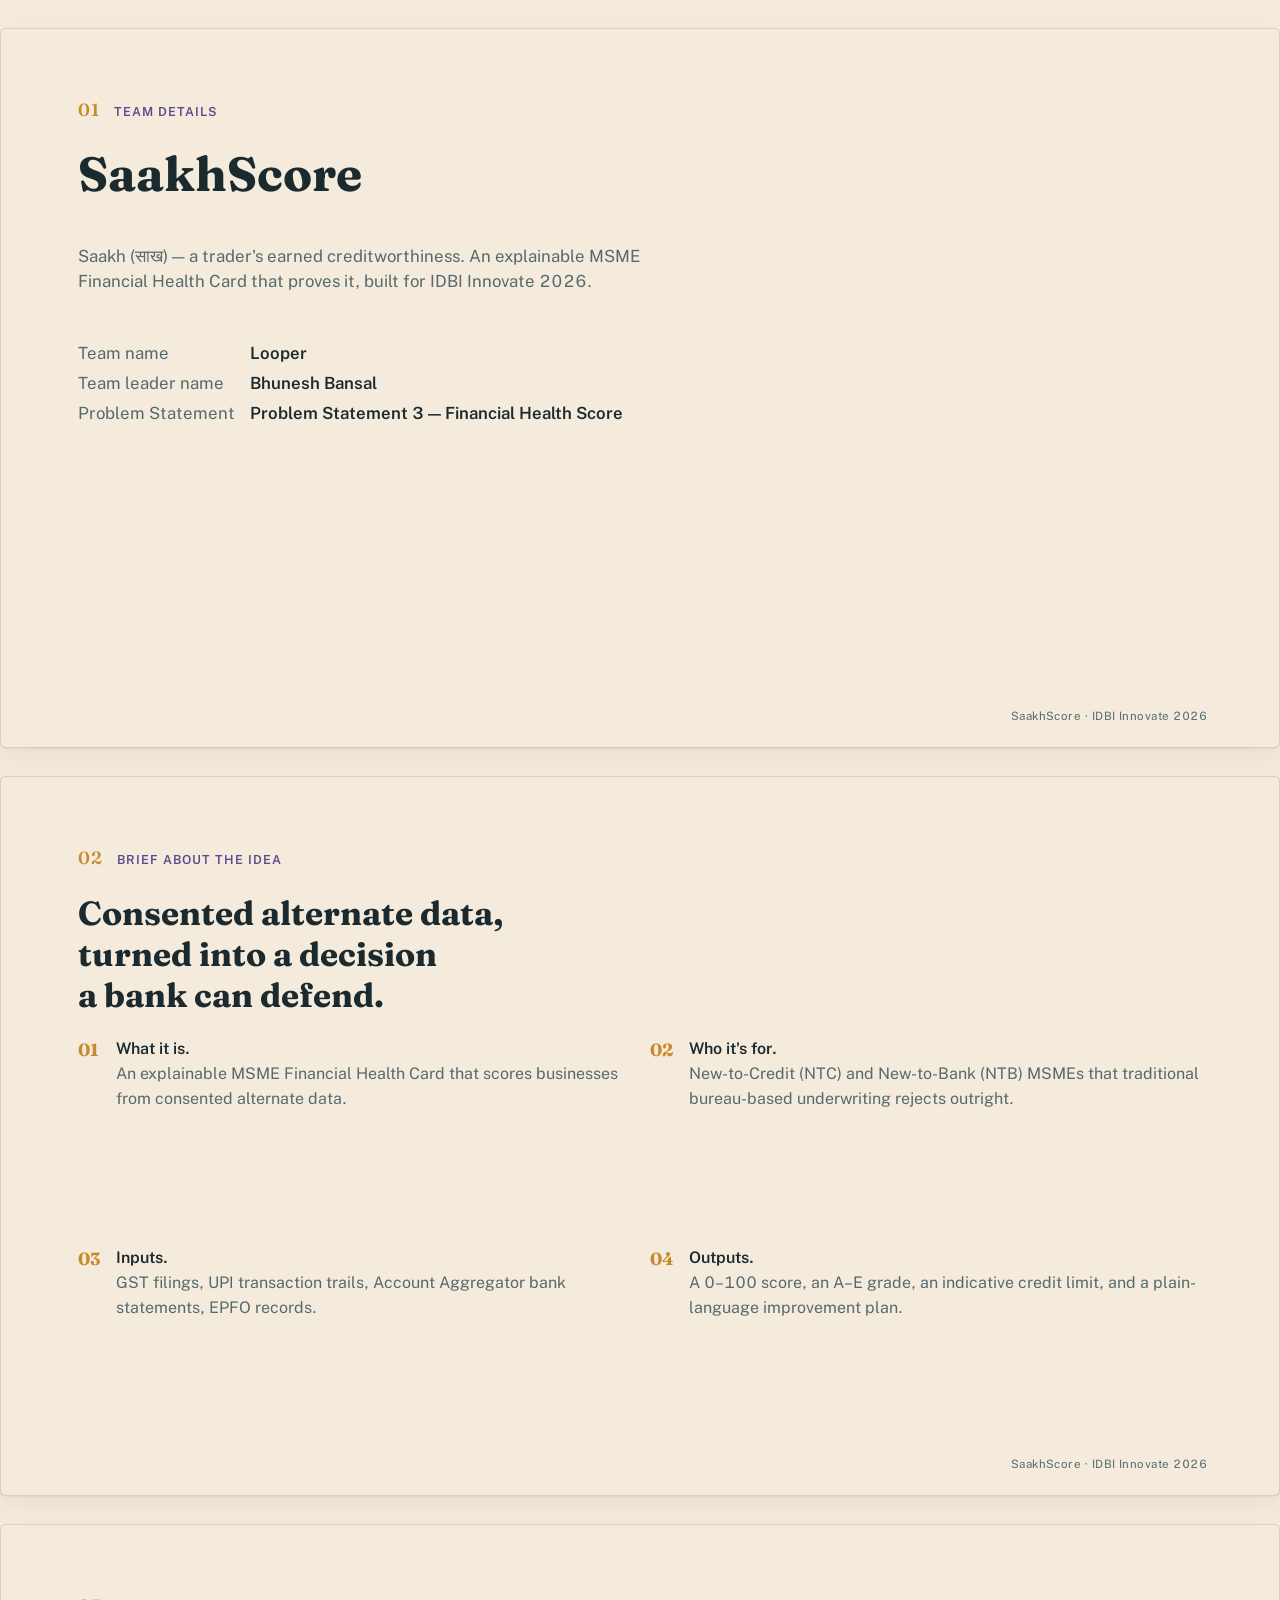
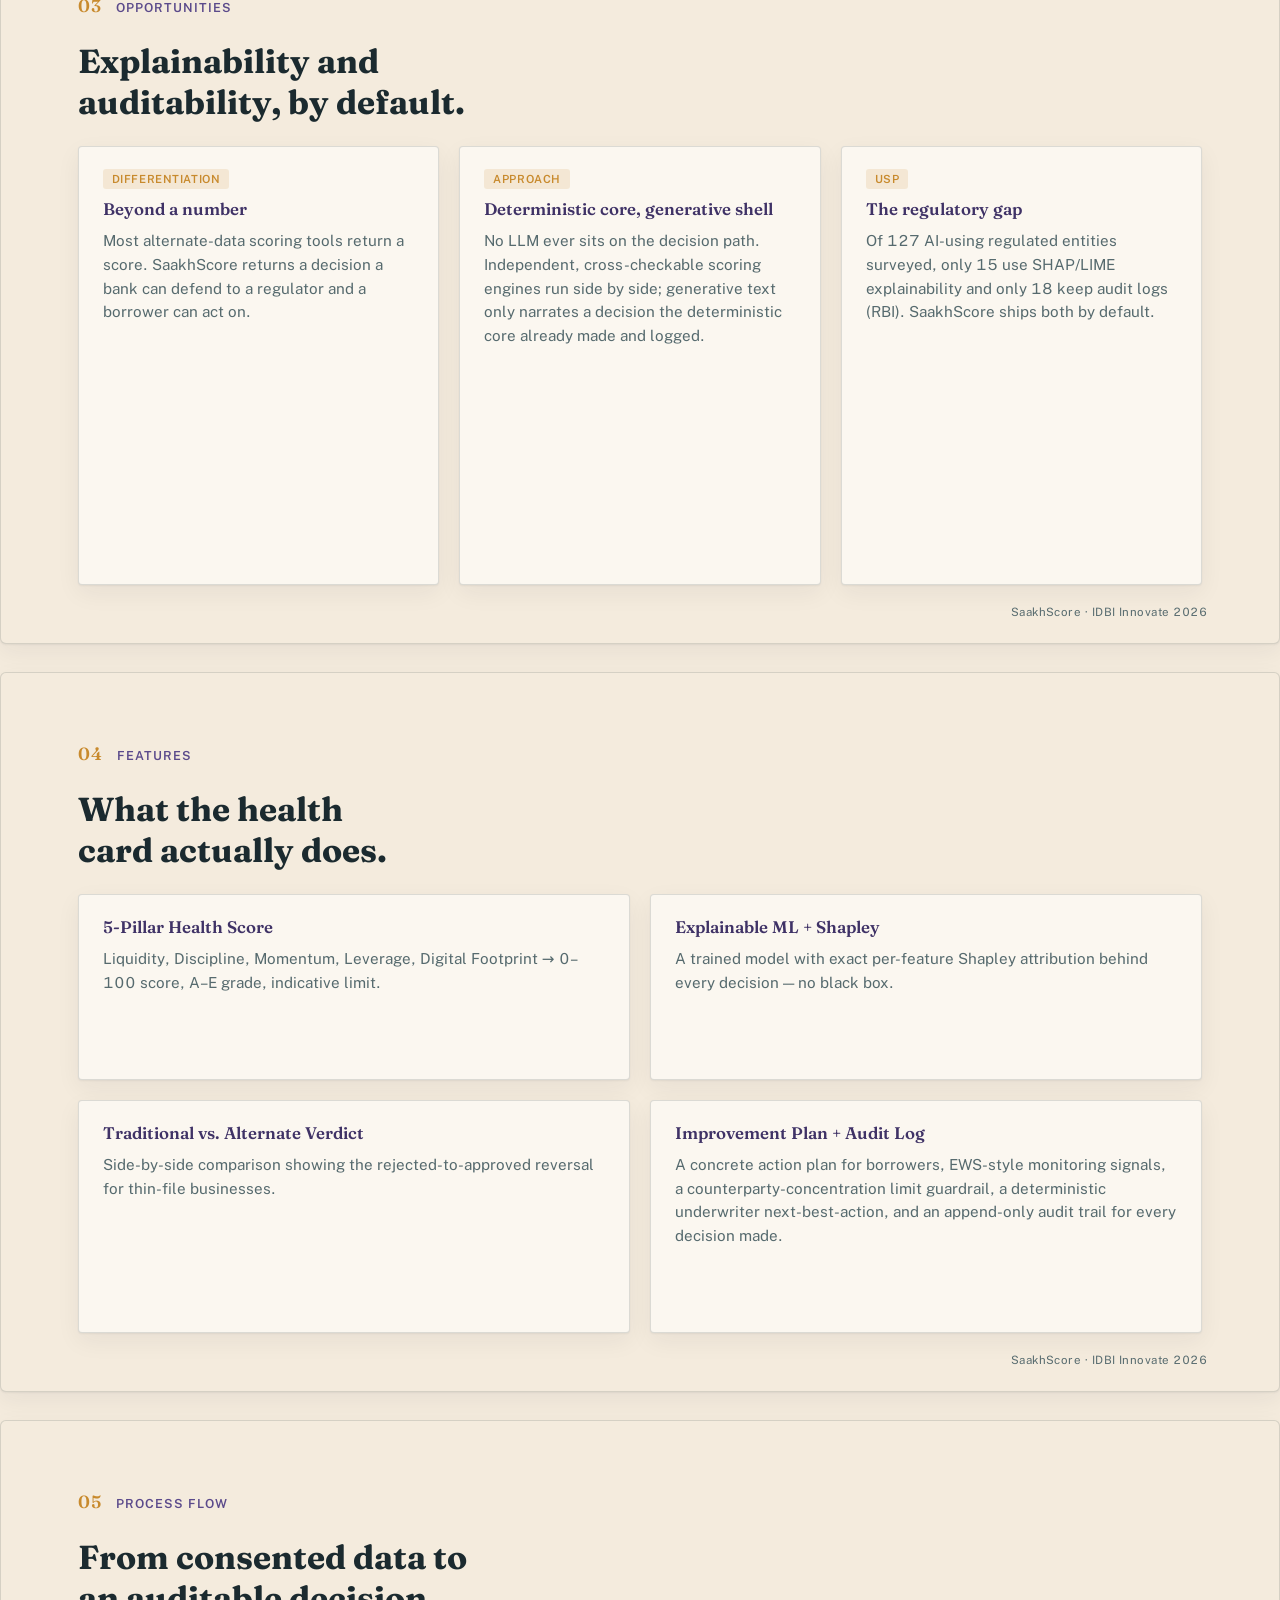
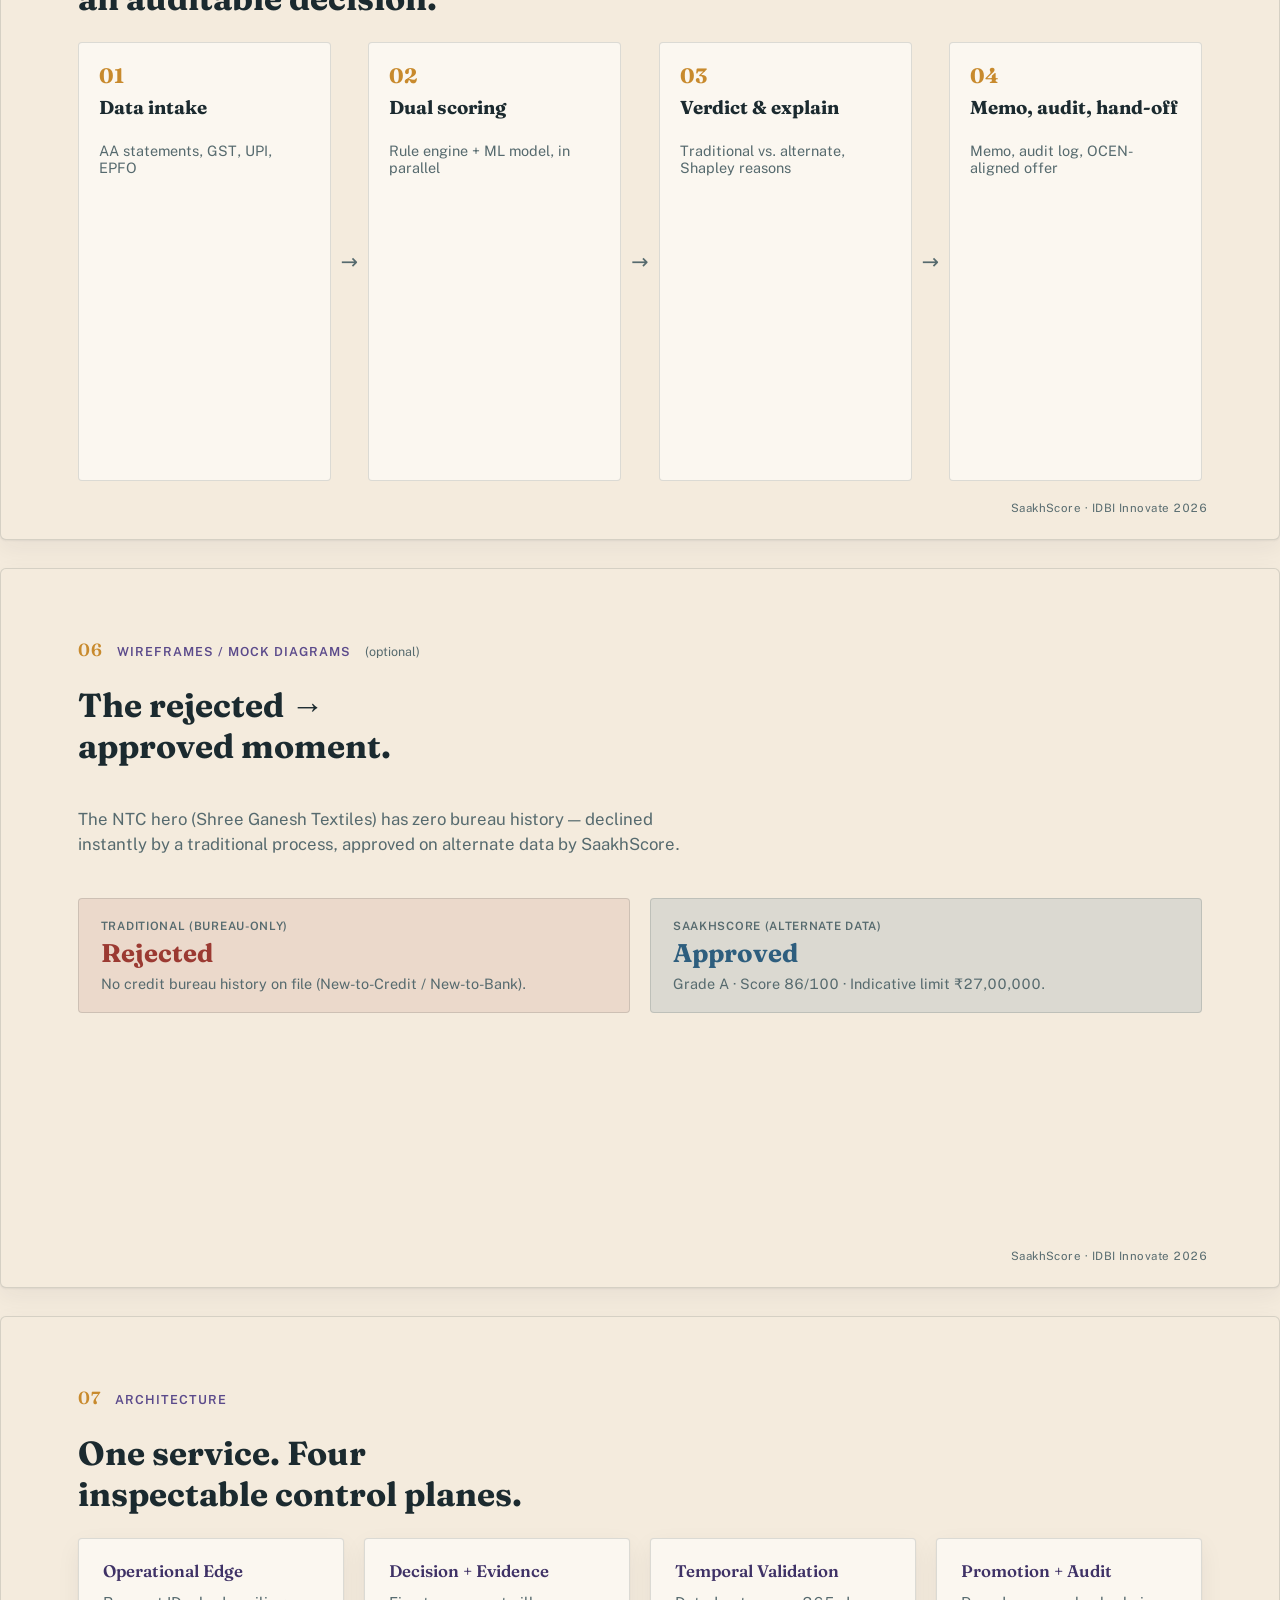
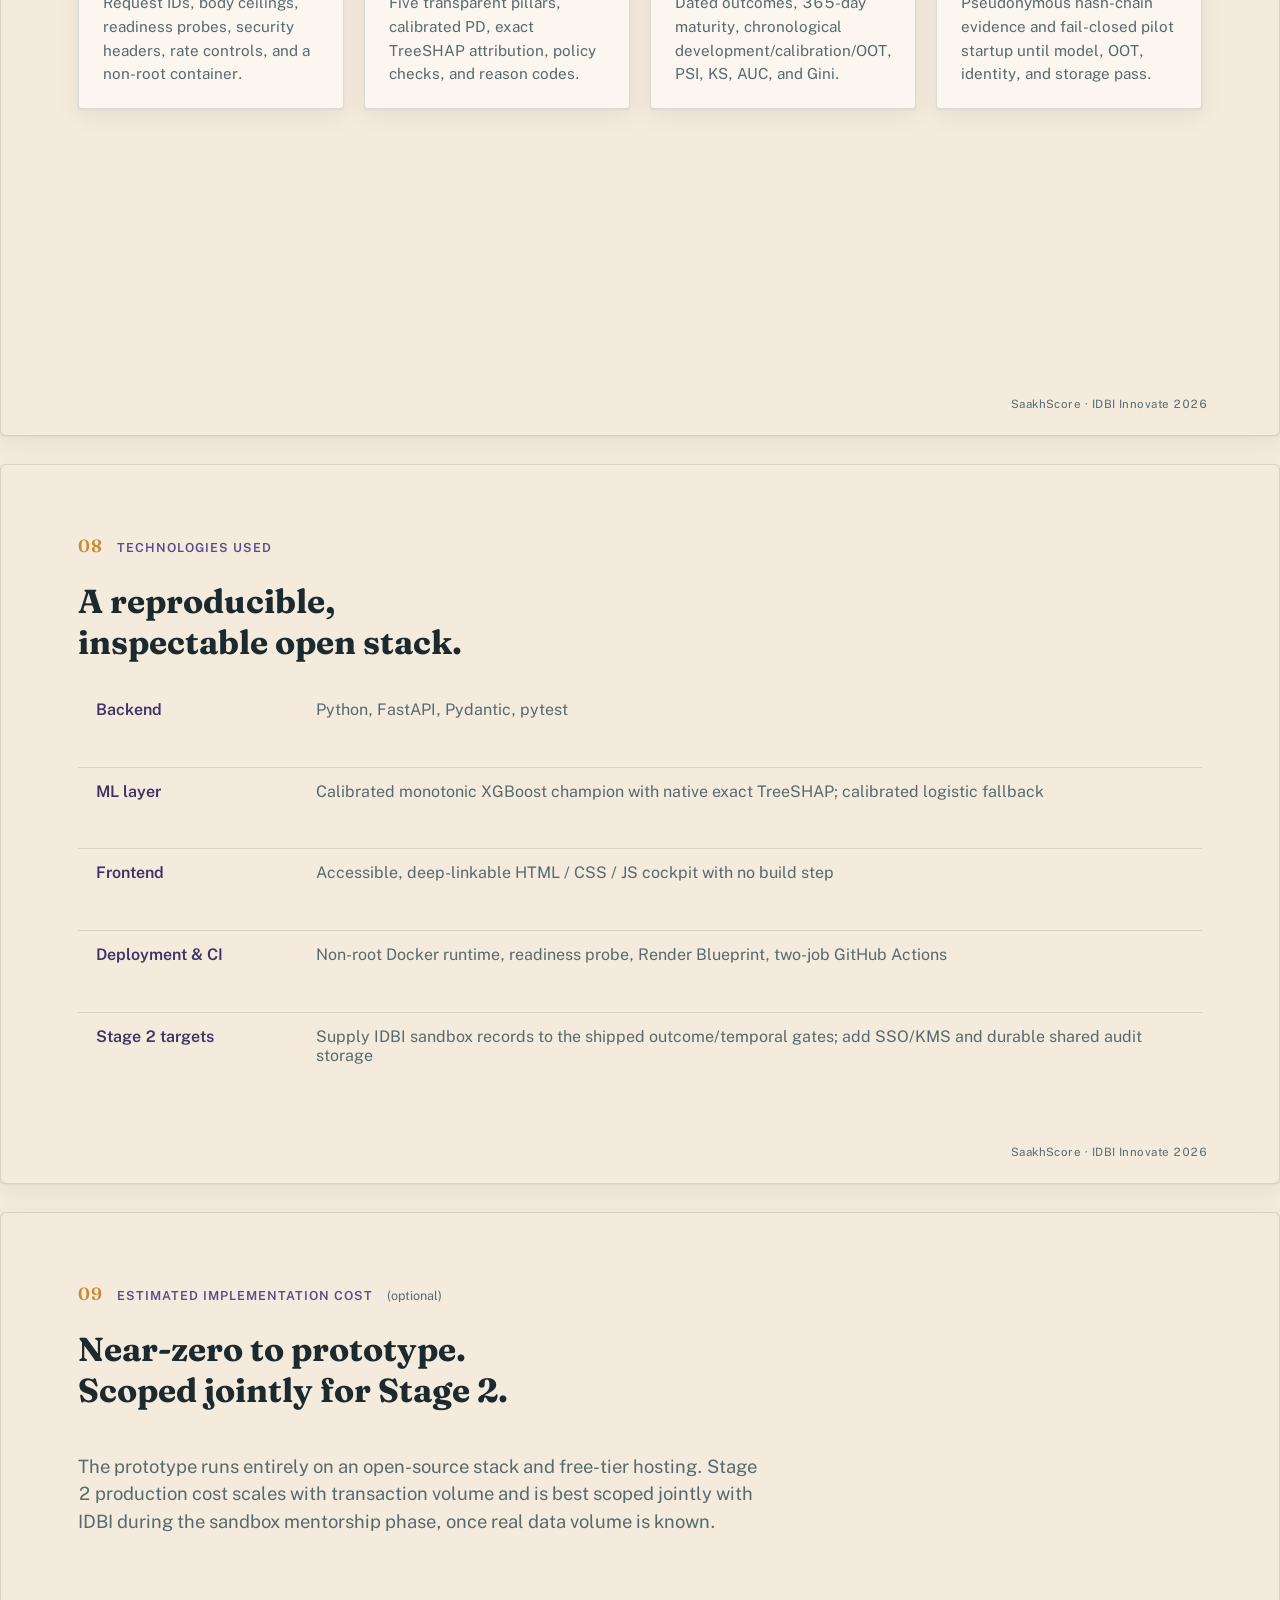
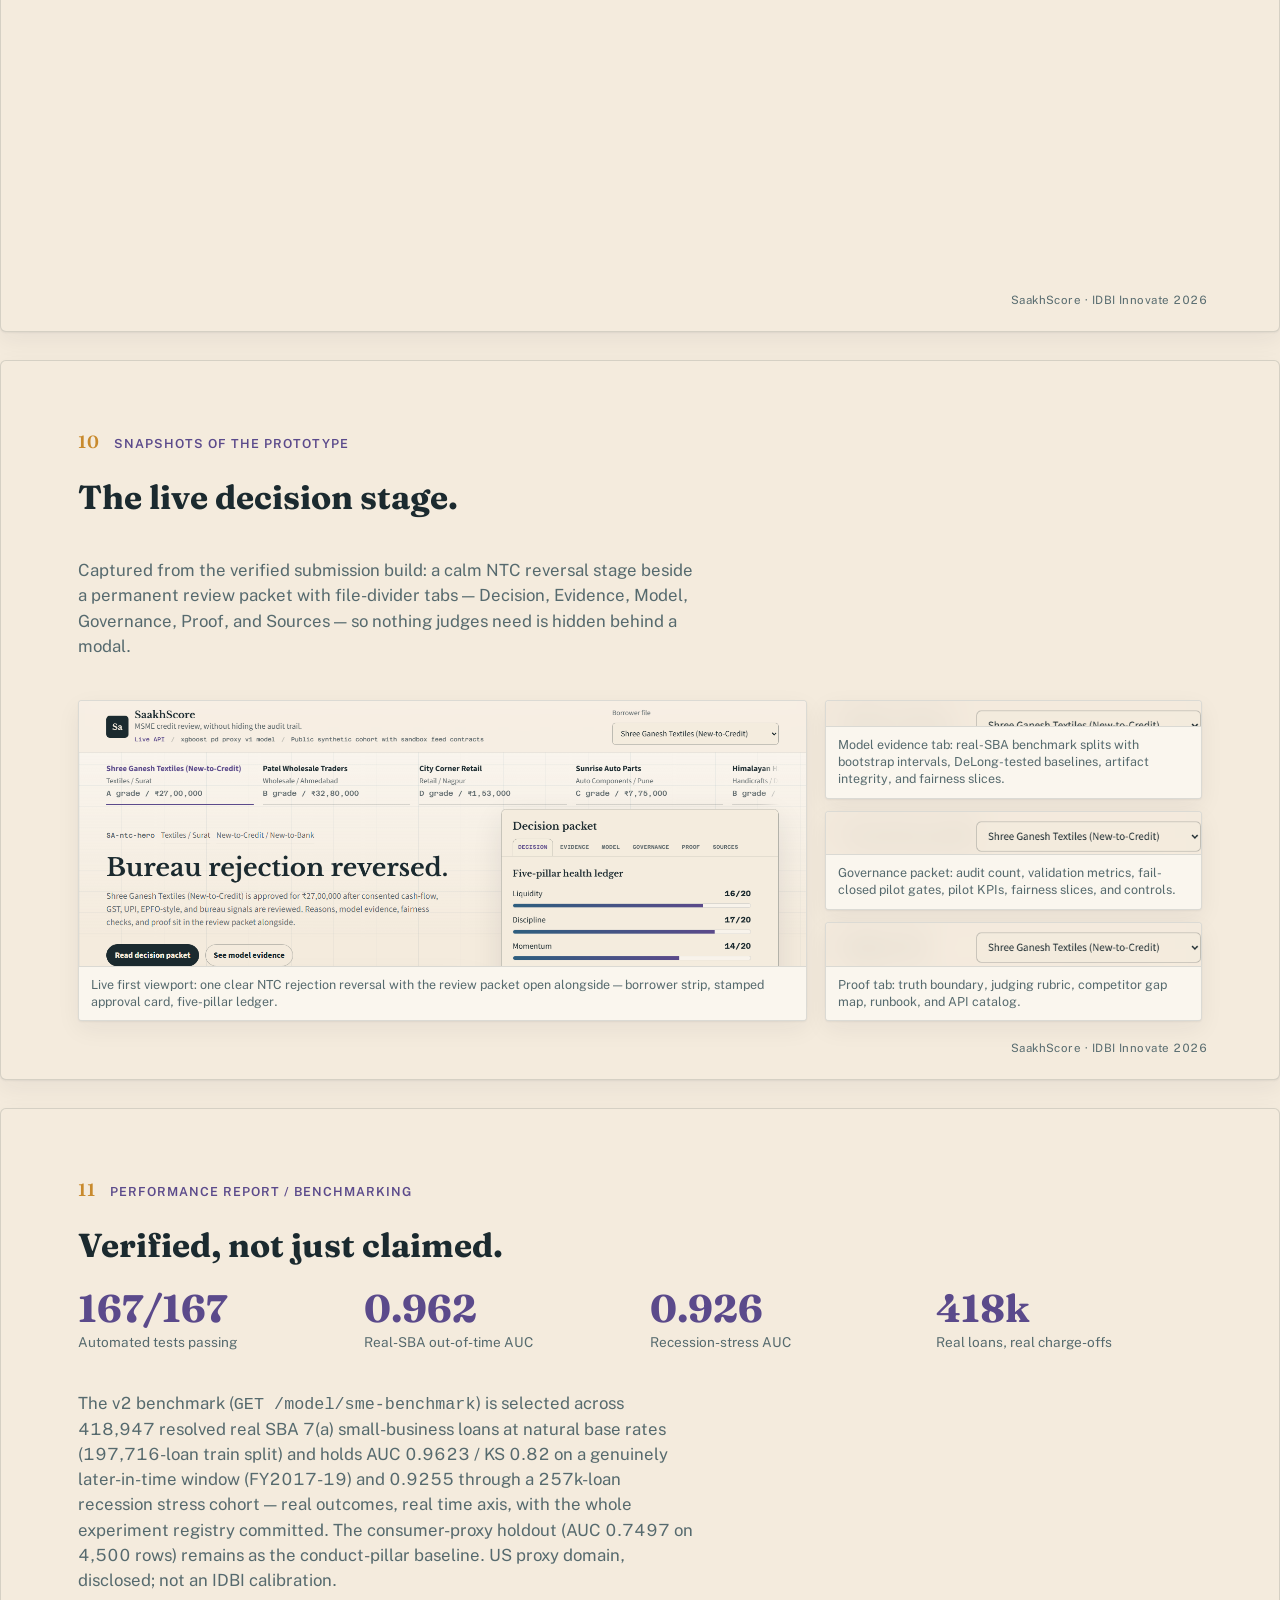
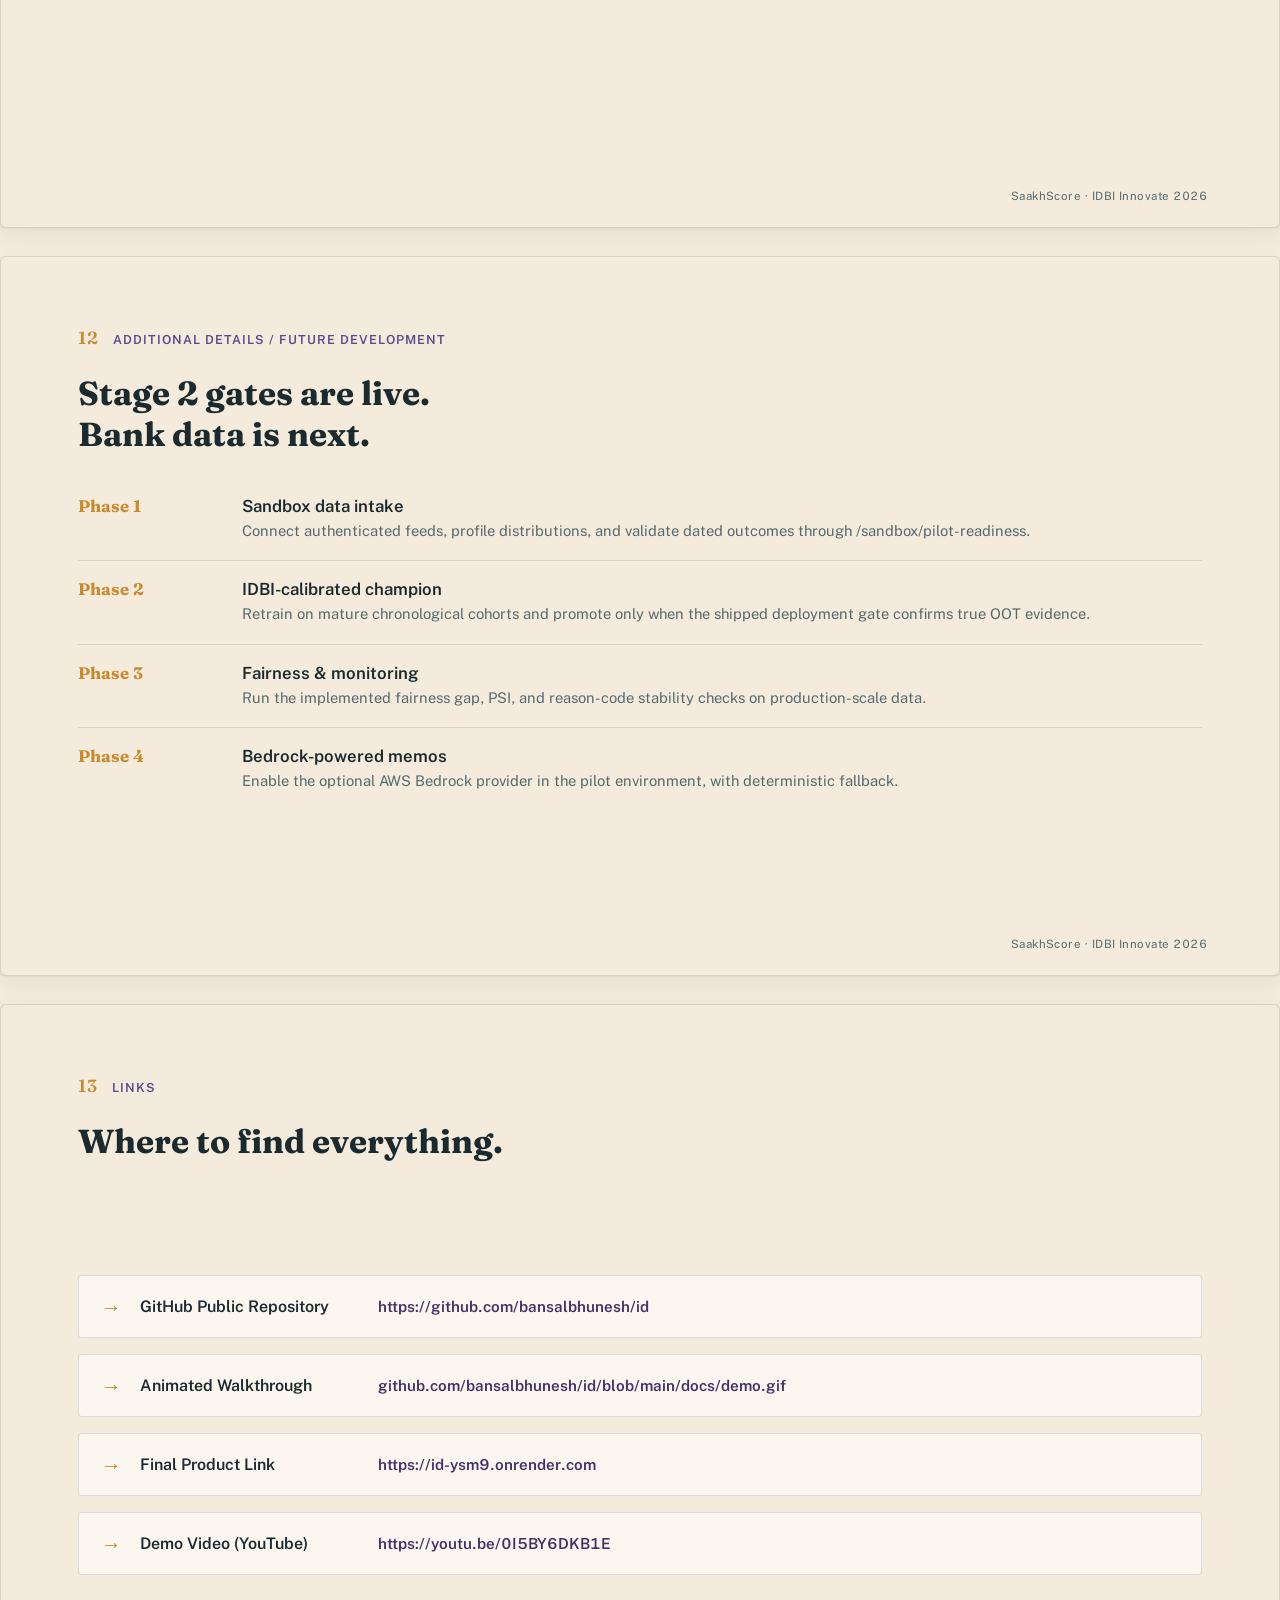
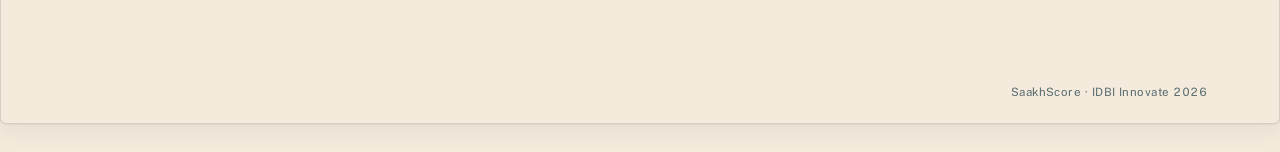
<file: docs/deck/index.html>
<!doctype html>
<html lang="en">
<head>
<meta charset="utf-8" />
<title>SaakhScore — IDBI Innovate 2026 Submission Deck</title>
<style>
@font-face {
  font-family: 'Fraunces';
  font-weight: 600 700;
  font-style: normal;
  font-display: swap;
  src: url([data-uri]) format('woff2');
}
@font-face {
  font-family: 'Public Sans';
  font-weight: 400 600;
  font-style: normal;
  font-display: swap;
  src: url([data-uri]) format('woff2');
}

:root {
  --bg: #f4ebdd;
  --bg-panel: #fbf7f0;
  --ink: #1b2a2f;
  --ink-muted: #566a6e;
  --line: rgba(27,42,47,0.14);
  --brand: #5b4a8b;
  --brand-ink: #3f3266;
  --accent: #c88a2d;
  --accent-soft: rgba(200,138,45,0.14);
  --good: #2e5e7e;
  --good-soft: rgba(46,94,126,0.12);
  --bad: #9b3a32;
  --bad-soft: rgba(155,58,50,0.10);
  --shadow: 0 1px 2px rgba(27,42,47,0.06), 0 8px 24px rgba(27,42,47,0.06);
}

@media (prefers-color-scheme: dark) {
  :root {
    --bg: #0b1d1f;
    --bg-panel: #12292c;
    --ink: #eaf2f0;
    --ink-muted: #9fb6b1;
    --line: rgba(234,242,240,0.14);
    --brand: #4fa599;
    --brand-ink: #bfe4de;
    --accent: #e0a94f;
    --accent-soft: rgba(224,169,79,0.16);
    --good: #5fbf95;
    --good-soft: rgba(95,191,149,0.14);
    --bad: #e27c7c;
    --bad-soft: rgba(226,124,124,0.12);
    --shadow: 0 1px 2px rgba(0,0,0,0.3), 0 8px 24px rgba(0,0,0,0.3);
  }
}
:root[data-theme="dark"] {
  --bg: #0b1d1f; --bg-panel: #12292c; --ink: #eaf2f0; --ink-muted: #9fb6b1;
  --line: rgba(234,242,240,0.14); --brand: #4fa599; --brand-ink: #bfe4de;
  --accent: #e0a94f; --accent-soft: rgba(224,169,79,0.16);
  --good: #5fbf95; --good-soft: rgba(95,191,149,0.14);
  --bad: #e27c7c; --bad-soft: rgba(226,124,124,0.12);
  --shadow: 0 1px 2px rgba(0,0,0,0.3), 0 8px 24px rgba(0,0,0,0.3);
}
:root[data-theme="light"] {
  --bg: #f4ebdd; --bg-panel: #fbf7f0; --ink: #1b2a2f; --ink-muted: #566a6e;
  --line: rgba(27,42,47,0.14); --brand: #5b4a8b; --brand-ink: #3f3266;
  --accent: #c88a2d; --accent-soft: rgba(200,138,45,0.14);
  --good: #2e5e7e; --good-soft: rgba(46,94,126,0.12);
  --bad: #9b3a32; --bad-soft: rgba(155,58,50,0.10);
  --shadow: 0 1px 2px rgba(27,42,47,0.06), 0 8px 24px rgba(27,42,47,0.06);
}

* { box-sizing: border-box; }
html, body { margin: 0; padding: 0; }
body {
  background: var(--bg);
  color: var(--ink);
  font-family: 'Public Sans', system-ui, sans-serif;
  font-variant-numeric: tabular-nums;
}
h1, h2, h3 { font-family: 'Fraunces', Georgia, serif; text-wrap: balance; margin: 0; }

.deck {
  max-width: 1280px;
  margin: 0 auto;
  display: flex;
  flex-direction: column;
  gap: 28px;
  padding: 28px 0;
}

.slide {
  position: relative;
  aspect-ratio: 16 / 9;
  width: 100%;
  padding: 5.5% 6% 4.5%;
  border: 1px solid var(--line);
  border-radius: 6px;
  background: var(--bg);
  box-shadow: var(--shadow);
  display: flex;
  flex-direction: column;
  gap: 24px;
  overflow: hidden;
}

.eyebrow {
  display: flex;
  align-items: baseline;
  gap: 14px;
  font-size: 0.78rem;
  font-weight: 600;
  letter-spacing: 0.08em;
  text-transform: uppercase;
  color: var(--brand);
}
.eyebrow .num { font-family: 'Fraunces', serif; font-size: 1.1rem; color: var(--accent); }

.slide h2 {
  font-size: clamp(1.7rem, 2.6vw, 2.35rem);
  font-weight: 700;
  color: var(--ink);
  max-width: 22ch;
}
.slide .kicker {
  font-size: 1.05rem;
  color: var(--ink-muted);
  max-width: 62ch;
  line-height: 1.5;
}

.grid {
  display: grid;
  gap: 20px;
  flex: 1;
  min-height: 0;
}
.grid.cols-2 { grid-template-columns: repeat(2, minmax(0, 1fr)); }
.grid.cols-3 { grid-template-columns: repeat(3, minmax(0, 1fr)); }
.grid.cols-4 { grid-template-columns: repeat(4, minmax(0, 1fr)); }

.card {
  min-width: 0;
  background: var(--bg-panel);
  border: 1px solid var(--line);
  border-radius: 4px;
  padding: 22px 24px;
  box-shadow: var(--shadow);
  display: flex;
  flex-direction: column;
  gap: 10px;
}
.card h3 { font-size: 1.05rem; font-weight: 600; color: var(--brand-ink); }
.card p { margin: 0; color: var(--ink-muted); line-height: 1.55; font-size: 0.95rem; }
.card .tag {
  align-self: flex-start;
  font-size: 0.7rem;
  font-weight: 600;
  letter-spacing: 0.05em;
  text-transform: uppercase;
  color: var(--accent);
  background: var(--accent-soft);
  padding: 3px 9px;
  border-radius: 3px;
}

.verdict-row { display: grid; grid-template-columns: 1fr 1fr; gap: 20px; }
.verdict {
  border-radius: 4px;
  padding: 20px 22px;
  border: 1px solid var(--line);
}
.verdict.bad { background: var(--bad-soft); }
.verdict.good { background: var(--good-soft); }
.verdict .label { font-size: 0.72rem; font-weight: 600; letter-spacing: 0.06em; text-transform: uppercase; color: var(--ink-muted); }
.verdict .decision { font-family: 'Fraunces', serif; font-size: 1.6rem; font-weight: 700; margin-top: 4px; }
.verdict.bad .decision { color: var(--bad); }
.verdict.good .decision { color: var(--good); }
.verdict .reason { margin-top: 6px; color: var(--ink-muted); font-size: 0.9rem; }

.stat-row { display: grid; grid-template-columns: repeat(4, minmax(0, 1fr)); gap: 20px; }
.stat { text-align: left; min-width: 0; }
.stat .value { font-family: 'Fraunces', serif; font-size: 2.4rem; font-weight: 700; color: var(--brand); line-height: 1; }
.stat .label { margin-top: 6px; font-size: 0.85rem; color: var(--ink-muted); }

.flow { display: flex; align-items: stretch; gap: 0; flex: 1; min-width: 0; }
.flow-step {
  flex: 1;
  min-width: 0;
  background: var(--bg-panel);
  border: 1px solid var(--line);
  border-radius: 4px;
  padding: 20px;
  display: flex;
  flex-direction: column;
  gap: 8px;
}
.flow-step .step-num { font-family: 'Fraunces', serif; color: var(--accent); font-size: 1.3rem; font-weight: 700; }
.flow-arrow { display: flex; align-items: center; padding: 0 10px; color: var(--ink-muted); font-size: 1.3rem; flex: 0 0 auto; }

.roadmap { display: flex; flex-direction: column; gap: 0; flex: 1; min-width: 0; }
.phase {
  display: grid;
  grid-template-columns: 140px minmax(0, 1fr);
  gap: 24px;
  padding: 18px 0;
  border-top: 1px solid var(--line);
}
.phase:first-child { border-top: none; }
.phase .period { font-family: 'Fraunces', serif; font-weight: 700; color: var(--accent); font-size: 1.05rem; }
.phase h4 { margin: 0 0 4px; font-size: 1.05rem; font-weight: 600; }
.phase p { margin: 0; color: var(--ink-muted); font-size: 0.92rem; line-height: 1.5; }

.links-list { display: flex; flex-direction: column; gap: 16px; flex: 1; justify-content: center; }
.link-row {
  display: flex;
  align-items: center;
  gap: 18px;
  padding: 18px 22px;
  background: var(--bg-panel);
  border: 1px solid var(--line);
  border-radius: 4px;
}
.link-row .icon { font-family: 'Fraunces', serif; color: var(--accent); font-size: 1.3rem; }
.link-row .link-label { font-weight: 600; min-width: 220px; }
.link-row .link-value { color: var(--ink-muted); font-size: 0.95rem; }
.link-row .link-value a { color: inherit; text-decoration: none; }
.link-row .link-value.ready { color: var(--brand-ink); font-weight: 600; }

.snapshot-grid {
  display: grid;
  grid-template-columns: minmax(0, 1.45fr) minmax(260px, 0.75fr);
  gap: 18px;
  flex: 1;
  min-height: 0;
}
.shot-stack {
  display: grid;
  grid-template-rows: repeat(3, 1fr);
  gap: 12px;
  min-height: 0;
}
.shot-frame {
  margin: 0;
  min-width: 0;
  min-height: 0;
  background: var(--bg-panel);
  border: 1px solid var(--line);
  border-radius: 4px;
  box-shadow: var(--shadow);
  overflow: hidden;
  display: flex;
  flex-direction: column;
}
.shot-frame img {
  width: 100%;
  min-height: 0;
  flex: 1;
  object-fit: cover;
  object-position: top left;
  display: block;
}
.shot-frame.featured img { aspect-ratio: 16 / 9; }
.shot-caption {
  border-top: 1px solid var(--line);
  padding: 10px 12px;
  color: var(--ink-muted);
  font-size: 0.78rem;
  line-height: 1.35;
  background: color-mix(in oklch, var(--bg-panel) 88%, var(--bg));
}

.brief-item { display: flex; gap: 14px; min-width: 0; }
.brief-item > div { min-width: 0; }
.brief-item .idx { font-family: 'Fraunces', serif; color: var(--accent); font-weight: 700; font-size: 1.1rem; min-width: 1.4em; }
.brief-item div p { margin: 4px 0 0; color: var(--ink-muted); line-height: 1.55; }
.brief-item div strong { color: var(--ink); }

.team-block { display: flex; flex-direction: column; gap: 10px; margin-top: 8px; }
.team-block .row { display: flex; gap: 12px; font-size: 1.05rem; }
.team-block .row .k { color: var(--ink-muted); min-width: 160px; }
.team-block .row .v { font-weight: 600; }

table.tech-table { width: 100%; border-collapse: collapse; flex: 1; }
table.tech-table td { padding: 14px 18px; border-top: 1px solid var(--line); vertical-align: top; }
table.tech-table tr:first-child td { border-top: none; }
table.tech-table td:first-child { font-weight: 600; width: 220px; color: var(--brand-ink); }
table.tech-table td:last-child { color: var(--ink-muted); }

.footer-mark {
  position: absolute;
  bottom: 24px;
  right: 72px;
  font-size: 0.72rem;
  color: var(--ink-muted);
  letter-spacing: 0.04em;
}

@media print {
  body { background: white; }
  .deck { gap: 0; padding: 0; max-width: none; }
  .slide {
    aspect-ratio: auto;
    height: 720px;
    width: 1280px;
    border: none;
    border-radius: 0;
    box-shadow: none;
    page-break-after: always;
  }
  @page { size: 1280px 720px; margin: 0; }
}
</style>
</head>
<body>
<div class="deck">

  <section class="slide">
    <div class="eyebrow"><span class="num">01</span> Team Details</div>
    <h2 style="font-size:3rem;">SaakhScore</h2>
    <p class="kicker">Saakh (साख) — a trader's earned creditworthiness. An explainable MSME Financial Health Card that proves it, built for IDBI Innovate 2026.</p>
    <div class="team-block">
      <div class="row"><span class="k">Team name</span><span class="v">Looper</span></div>
      <div class="row"><span class="k">Team leader name</span><span class="v">Bhunesh Bansal</span></div>
      <div class="row"><span class="k">Problem Statement</span><span class="v">Problem Statement 3 — Financial Health Score</span></div>
    </div>
    <div class="footer-mark">SaakhScore · IDBI Innovate 2026</div>
  </section>

  <section class="slide">
    <div class="eyebrow"><span class="num">02</span> Brief About The Idea</div>
    <h2>Consented alternate data, turned into a decision a bank can defend.</h2>
    <div class="grid cols-2" style="align-items:start;">
      <div class="brief-item"><span class="idx">01</span><div><strong>What it is.</strong><p>An explainable MSME Financial Health Card that scores businesses from consented alternate data.</p></div></div>
      <div class="brief-item"><span class="idx">02</span><div><strong>Who it's for.</strong><p>New-to-Credit (NTC) and New-to-Bank (NTB) MSMEs that traditional bureau-based underwriting rejects outright.</p></div></div>
      <div class="brief-item"><span class="idx">03</span><div><strong>Inputs.</strong><p>GST filings, UPI transaction trails, Account Aggregator bank statements, EPFO records.</p></div></div>
      <div class="brief-item"><span class="idx">04</span><div><strong>Outputs.</strong><p>A 0–100 score, an A–E grade, an indicative credit limit, and a plain-language improvement plan.</p></div></div>
    </div>
    <div class="footer-mark">SaakhScore · IDBI Innovate 2026</div>
  </section>

  <section class="slide">
    <div class="eyebrow"><span class="num">03</span> Opportunities</div>
    <h2>Explainability and auditability, by default.</h2>
    <div class="grid cols-3">
      <div class="card"><span class="tag">Differentiation</span><h3>Beyond a number</h3><p>Most alternate-data scoring tools return a score. SaakhScore returns a decision a bank can defend to a regulator and a borrower can act on.</p></div>
      <div class="card"><span class="tag">Approach</span><h3>Deterministic core, generative shell</h3><p>No LLM ever sits on the decision path. Independent, cross-checkable scoring engines run side by side; generative text only narrates a decision the deterministic core already made and logged.</p></div>
      <div class="card"><span class="tag">USP</span><h3>The regulatory gap</h3><p>Of 127 AI-using regulated entities surveyed, only 15 use SHAP/LIME explainability and only 18 keep audit logs (RBI). SaakhScore ships both by default.</p></div>
    </div>
    <div class="footer-mark">SaakhScore · IDBI Innovate 2026</div>
  </section>

  <section class="slide">
    <div class="eyebrow"><span class="num">04</span> Features</div>
    <h2>What the health card actually does.</h2>
    <div class="grid cols-2">
      <div class="card"><h3>5-Pillar Health Score</h3><p>Liquidity, Discipline, Momentum, Leverage, Digital Footprint → 0–100 score, A–E grade, indicative limit.</p></div>
      <div class="card"><h3>Explainable ML + Shapley</h3><p>A trained model with exact per-feature Shapley attribution behind every decision — no black box.</p></div>
      <div class="card"><h3>Traditional vs. Alternate Verdict</h3><p>Side-by-side comparison showing the rejected-to-approved reversal for thin-file businesses.</p></div>
      <div class="card"><h3>Improvement Plan + Audit Log</h3><p>A concrete action plan for borrowers, EWS-style monitoring signals, a counterparty-concentration limit guardrail, a deterministic underwriter next-best-action, and an append-only audit trail for every decision made.</p></div>
    </div>
    <div class="footer-mark">SaakhScore · IDBI Innovate 2026</div>
  </section>

  <section class="slide">
    <div class="eyebrow"><span class="num">05</span> Process Flow</div>
    <h2>From consented data to an auditable decision.</h2>
    <div class="flow">
      <div class="flow-step"><span class="step-num">01</span><h3>Data intake</h3><p style="color:var(--ink-muted);font-size:0.9rem;">AA statements, GST, UPI, EPFO</p></div>
      <div class="flow-arrow">→</div>
      <div class="flow-step"><span class="step-num">02</span><h3>Dual scoring</h3><p style="color:var(--ink-muted);font-size:0.9rem;">Rule engine + ML model, in parallel</p></div>
      <div class="flow-arrow">→</div>
      <div class="flow-step"><span class="step-num">03</span><h3>Verdict & explain</h3><p style="color:var(--ink-muted);font-size:0.9rem;">Traditional vs. alternate, Shapley reasons</p></div>
      <div class="flow-arrow">→</div>
      <div class="flow-step"><span class="step-num">04</span><h3>Memo, audit, hand-off</h3><p style="color:var(--ink-muted);font-size:0.9rem;">Memo, audit log, OCEN-aligned offer</p></div>
    </div>
    <div class="footer-mark">SaakhScore · IDBI Innovate 2026</div>
  </section>

  <section class="slide">
    <div class="eyebrow"><span class="num">06</span> Wireframes / Mock Diagrams <span style="font-weight:400;text-transform:none;letter-spacing:0;color:var(--ink-muted);">(optional)</span></div>
    <h2>The rejected → approved moment.</h2>
    <p class="kicker">The NTC hero (Shree Ganesh Textiles) has zero bureau history — declined instantly by a traditional process, approved on alternate data by SaakhScore.</p>
    <div class="verdict-row">
      <div class="verdict bad">
        <div class="label">Traditional (bureau-only)</div>
        <div class="decision">Rejected</div>
        <div class="reason">No credit bureau history on file (New-to-Credit / New-to-Bank).</div>
      </div>
      <div class="verdict good">
        <div class="label">SaakhScore (alternate data)</div>
        <div class="decision">Approved</div>
        <div class="reason">Grade A · Score 86/100 · Indicative limit ₹27,00,000.</div>
      </div>
    </div>
    <div class="footer-mark">SaakhScore · IDBI Innovate 2026</div>
  </section>

  <section class="slide">
    <div class="eyebrow"><span class="num">07</span> Architecture</div>
    <h2>One service. Four inspectable control planes.</h2>
    <div class="grid cols-2 cols-4-print" style="grid-template-columns:repeat(4,1fr);flex:0 0 auto;">
      <div class="card"><h3>Operational Edge</h3><p>Request IDs, body ceilings, readiness probes, security headers, rate controls, and a non-root container.</p></div>
      <div class="card"><h3>Decision + Evidence</h3><p>Five transparent pillars, calibrated PD, exact TreeSHAP attribution, policy checks, and reason codes.</p></div>
      <div class="card"><h3>Temporal Validation</h3><p>Dated outcomes, 365-day maturity, chronological development/calibration/OOT, PSI, KS, AUC, and Gini.</p></div>
      <div class="card"><h3>Promotion + Audit</h3><p>Pseudonymous hash-chain evidence and fail-closed pilot startup until model, OOT, identity, and storage pass.</p></div>
    </div>
    <div class="footer-mark">SaakhScore · IDBI Innovate 2026</div>
  </section>

  <section class="slide">
    <div class="eyebrow"><span class="num">08</span> Technologies Used</div>
    <h2>A reproducible, inspectable open stack.</h2>
    <table class="tech-table">
      <tr><td>Backend</td><td>Python, FastAPI, Pydantic, pytest</td></tr>
      <tr><td>ML layer</td><td>Calibrated monotonic XGBoost champion with native exact TreeSHAP; calibrated logistic fallback</td></tr>
      <tr><td>Frontend</td><td>Accessible, deep-linkable HTML / CSS / JS cockpit with no build step</td></tr>
      <tr><td>Deployment &amp; CI</td><td>Non-root Docker runtime, readiness probe, Render Blueprint, two-job GitHub Actions</td></tr>
      <tr><td>Stage 2 targets</td><td>Supply IDBI sandbox records to the shipped outcome/temporal gates; add SSO/KMS and durable shared audit storage</td></tr>
    </table>
    <div class="footer-mark">SaakhScore · IDBI Innovate 2026</div>
  </section>

  <section class="slide">
    <div class="eyebrow"><span class="num">09</span> Estimated Implementation Cost <span style="font-weight:400;text-transform:none;letter-spacing:0;color:var(--ink-muted);">(optional)</span></div>
    <h2>Near-zero to prototype. Scoped jointly for Stage 2.</h2>
    <p class="kicker" style="font-size:1.15rem;">The prototype runs entirely on an open-source stack and free-tier hosting. Stage 2 production cost scales with transaction volume and is best scoped jointly with IDBI during the sandbox mentorship phase, once real data volume is known.</p>
    <div class="footer-mark">SaakhScore · IDBI Innovate 2026</div>
  </section>

  <section class="slide">
    <div class="eyebrow"><span class="num">10</span> Snapshots Of The Prototype</div>
    <h2>The live decision stage.</h2>
    <p class="kicker">Captured from the verified submission build: a calm NTC reversal stage beside a permanent review packet with file-divider tabs — Decision, Evidence, Model, Governance, Proof, and Sources — so nothing judges need is hidden behind a modal.</p>
    <div class="snapshot-grid">
      <figure class="shot-frame featured">
        <img src="assets/live-cockpit-viewport.png" alt="SaakhScore two-rail workspace: decision stage with stamped approval card beside the open review packet" />
        <figcaption class="shot-caption">Live first viewport: one clear NTC rejection reversal with the review packet open alongside — borrower strip, stamped approval card, five-pillar ledger.</figcaption>
      </figure>
      <div class="shot-stack">
        <figure class="shot-frame">
          <img src="assets/model-evidence.png" alt="Model evidence tab showing the real-outcome benchmark with confidence intervals and DeLong-tested baselines" />
          <figcaption class="shot-caption">Model evidence tab: real-SBA benchmark splits with bootstrap intervals, DeLong-tested baselines, artifact integrity, and fairness slices.</figcaption>
        </figure>
        <figure class="shot-frame">
          <img src="assets/governance-evidence.png" alt="Governance packet with model audit, validation, pilot KPIs, and fairness checks" />
          <figcaption class="shot-caption">Governance packet: audit count, validation metrics, fail-closed pilot gates, pilot KPIs, fairness slices, and controls.</figcaption>
        </figure>
        <figure class="shot-frame">
          <img src="assets/proof-runbook.png" alt="Proof tab showing rubric scorecard, truth boundary, judge runbook, and backend API catalog" />
          <figcaption class="shot-caption">Proof tab: truth boundary, judging rubric, competitor gap map, runbook, and API catalog.</figcaption>
        </figure>
      </div>
    </div>
    <div class="footer-mark">SaakhScore · IDBI Innovate 2026</div>
  </section>

  <section class="slide">
    <div class="eyebrow"><span class="num">11</span> Performance Report / Benchmarking</div>
    <h2>Verified, not just claimed.</h2>
    <div class="stat-row">
      <div class="stat"><div class="value">167/167</div><div class="label">Automated tests passing</div></div>
      <div class="stat"><div class="value">0.962</div><div class="label">Real-SBA out-of-time AUC</div></div>
      <div class="stat"><div class="value">0.926</div><div class="label">Recession-stress AUC</div></div>
      <div class="stat"><div class="value">418k</div><div class="label">Real loans, real charge-offs</div></div>
    </div>
    <p class="kicker">The v2 benchmark (<code>GET /model/sme-benchmark</code>) is selected across 418,947 resolved real SBA 7(a) small-business loans at natural base rates (197,716-loan train split) and holds AUC 0.9623 / KS 0.82 on a genuinely later-in-time window (FY2017-19) and 0.9255 through a 257k-loan recession stress cohort — real outcomes, real time axis, with the whole experiment registry committed. The consumer-proxy holdout (AUC 0.7497 on 4,500 rows) remains as the conduct-pillar baseline. US proxy domain, disclosed; not an IDBI calibration.</p>
    <div class="footer-mark">SaakhScore · IDBI Innovate 2026</div>
  </section>

  <section class="slide">
    <div class="eyebrow"><span class="num">12</span> Additional Details / Future Development</div>
    <h2>Stage 2 gates are live. Bank data is next.</h2>
    <div class="roadmap">
      <div class="phase"><div class="period">Phase 1</div><div><h4>Sandbox data intake</h4><p>Connect authenticated feeds, profile distributions, and validate dated outcomes through /sandbox/pilot-readiness.</p></div></div>
      <div class="phase"><div class="period">Phase 2</div><div><h4>IDBI-calibrated champion</h4><p>Retrain on mature chronological cohorts and promote only when the shipped deployment gate confirms true OOT evidence.</p></div></div>
      <div class="phase"><div class="period">Phase 3</div><div><h4>Fairness &amp; monitoring</h4><p>Run the implemented fairness gap, PSI, and reason-code stability checks on production-scale data.</p></div></div>
      <div class="phase"><div class="period">Phase 4</div><div><h4>Bedrock-powered memos</h4><p>Enable the optional AWS Bedrock provider in the pilot environment, with deterministic fallback.</p></div></div>
    </div>
    <div class="footer-mark">SaakhScore · IDBI Innovate 2026</div>
  </section>

  <section class="slide">
    <div class="eyebrow"><span class="num">13</span> Links</div>
    <h2>Where to find everything.</h2>
    <div class="links-list">
      <div class="link-row"><span class="icon">→</span><span class="link-label">GitHub Public Repository</span><span class="link-value ready"><a href="https://github.com/bansalbhunesh/id">https://github.com/bansalbhunesh/id</a></span></div>
      <div class="link-row"><span class="icon">→</span><span class="link-label">Animated Walkthrough</span><span class="link-value ready"><a href="https://github.com/bansalbhunesh/id/blob/main/docs/demo.gif">github.com/bansalbhunesh/id/blob/main/docs/demo.gif</a></span></div>
      <div class="link-row"><span class="icon">→</span><span class="link-label">Final Product Link</span><span class="link-value ready"><a href="https://id-ysm9.onrender.com">https://id-ysm9.onrender.com</a></span></div>
      <div class="link-row"><span class="icon">→</span><span class="link-label">Demo Video (YouTube)</span><span class="link-value ready"><a href="https://youtu.be/0I5BY6DKB1E">https://youtu.be/0I5BY6DKB1E</a></span></div>
    </div>
    <div class="footer-mark">SaakhScore · IDBI Innovate 2026</div>
  </section>

</div>
</body>
</html>
</file>
